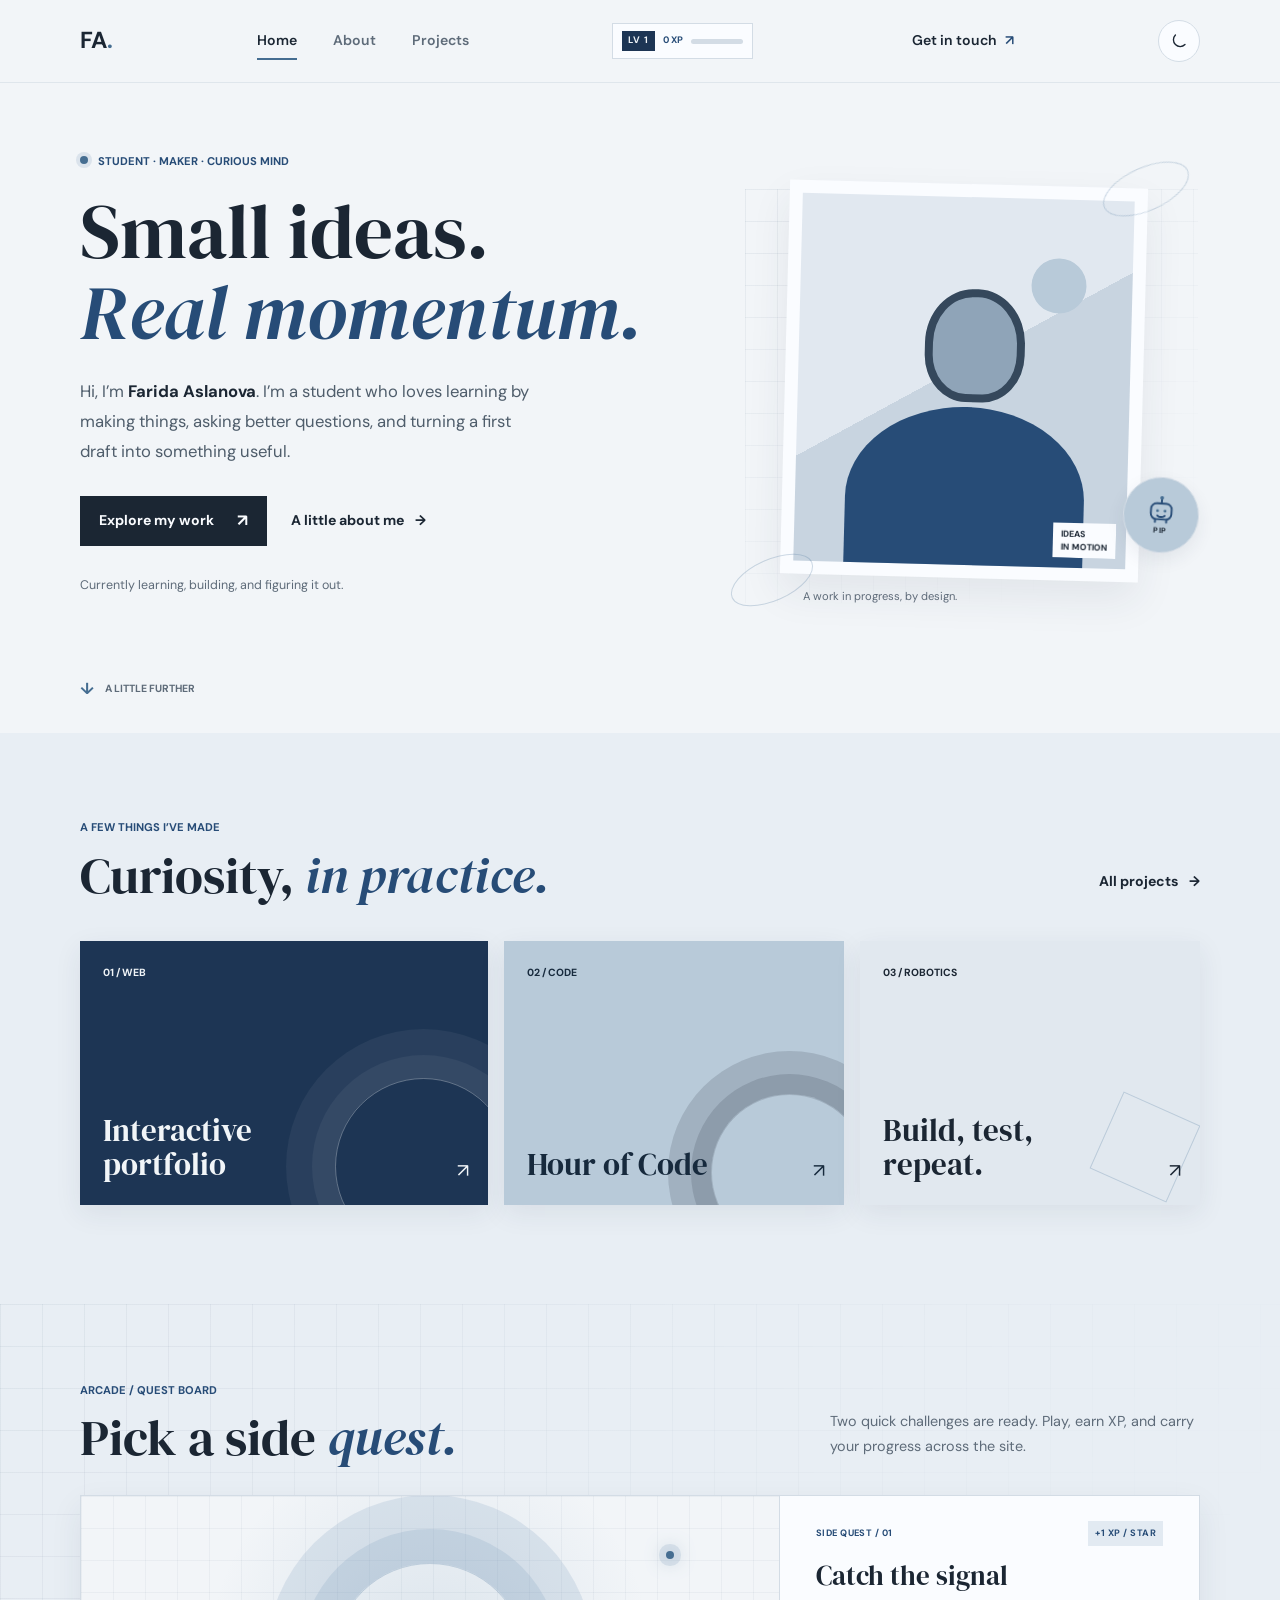
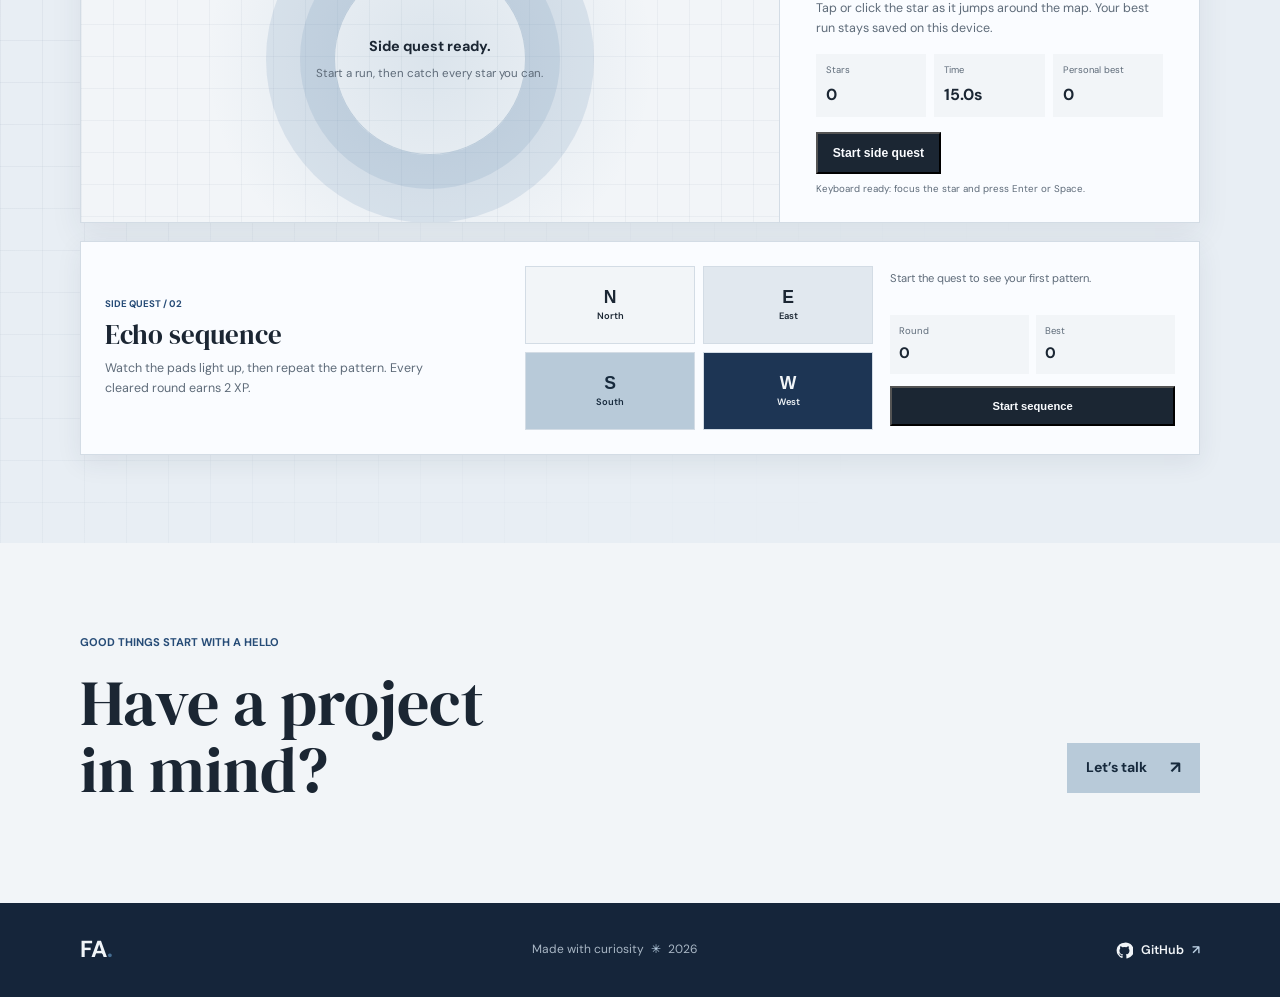
<file: index.html>
<!doctype html>
<html lang="en">
<head>
  <meta charset="utf-8">
  <meta name="viewport" content="width=device-width, initial-scale=1">
  <meta name="description" content="Farida Aslanova’s portfolio of learning, projects, and original mini-games.">
  <title>Farida Aslanova | Portfolio</title>
  <link rel="icon" type="image/svg+xml" href="favicon.svg">
  <script src="theme.js"></script>
  <link rel="preconnect" href="https://fonts.googleapis.com">
  <link rel="preconnect" href="https://fonts.gstatic.com" crossorigin>
  <link href="https://fonts.googleapis.com/css2?family=DM+Sans:wght@400;500;600;700&family=DM+Serif+Display&display=swap" rel="stylesheet">
  <link rel="stylesheet" href="styles.css">
  <script src="cursor.js" defer></script>
  <script src="scroll-reveal.js" defer></script>
  <script src="wheel-smoothing.js" defer></script>
  <script src="game-progress.js" defer></script>
  <script src="star-scout.js" defer></script>
  <script src="sequence-game.js" defer></script>
  <script src="home-interactions.js" defer></script>
</head>
<body>
  <header class="site-header">
    <nav class="nav shell" aria-label="Main navigation">
      <a class="wordmark" href="index.html" aria-label="Farida Aslanova home">FA<span>.</span></a>
      <div class="nav-links">
        <a class="nav-link is-current" href="index.html" aria-current="page">Home</a>
        <a class="nav-link" href="about.html">About</a>
        <a class="nav-link" href="projects.html">Projects</a>
      </div>
      <div class="game-hud" aria-label="Player progress">
        <span class="game-level">LV <output id="arcade-level">1</output></span>
        <span class="game-xp"><output id="arcade-xp">0</output> XP</span>
        <span class="game-progress-track" role="progressbar" aria-label="Progress to next level" aria-valuemin="0" aria-valuemax="100" aria-valuenow="0"><span id="arcade-progress"></span></span>
        <span class="visually-hidden" id="arcade-level-announcement" aria-live="polite"></span>
      </div>
      <a class="nav-contact" href="mailto:faridaslanova01@gmail.com">Get in touch <span aria-hidden="true">↗</span></a>
      <button class="theme-toggle" type="button" aria-label="Switch to dark mode" aria-pressed="false" title="Switch to dark mode">
        <span class="theme-toggle-icons" aria-hidden="true">
          <svg class="theme-icon-moon" viewBox="0 0 24 24"><path d="M20.2 15.9A8.3 8.3 0 0 1 8.1 3.8 8.4 8.4 0 1 0 20.2 15.9Z"/></svg>
          <svg class="theme-icon-sun" viewBox="0 0 24 24"><circle cx="12" cy="12" r="4"/><path d="M12 2v2m0 16v2M4.93 4.93l1.42 1.42m11.3 11.3 1.42 1.42M2 12h2m16 0h2M4.93 19.07l1.42-1.42m11.3-11.3 1.42-1.42"/></svg>
        </span>
      </button>
    </nav>
  </header>

  <main>
    <section class="hero shell">
      <div class="hero-copy">
        <p class="eyebrow"><span class="status-dot"></span> STUDENT · MAKER · CURIOUS MIND</p>
        <h1>Small ideas.<br><em>Real momentum.</em></h1>
        <p class="hero-intro">Hi, I’m <strong>Farida Aslanova</strong>. I’m a student who loves learning by making things, asking better questions, and turning a first draft into something useful.</p>
        <div class="hero-actions">
          <a class="button button-dark" href="projects.html">Explore my work <span aria-hidden="true">↗</span></a>
          <a class="text-link" href="about.html">A little about me <span aria-hidden="true">→</span></a>
        </div>
        <p class="hero-note">Currently learning, building, and figuring it out.</p>
        <div class="buddy-message" id="idea-buddy-message" role="status" aria-live="polite" hidden></div>
      </div>
      <div class="hero-visual">
        <div class="visual-grid" aria-hidden="true"></div>
        <div class="photo-frame">
          <div class="photo-placeholder" role="img" aria-label="Illustrated portrait of a curious maker">
            <span class="photo-sun" aria-hidden="true"></span>
            <span class="photo-head" aria-hidden="true"></span>
            <span class="photo-body" aria-hidden="true"></span>
            <span class="photo-label">IDEAS<br>IN MOTION</span>
          </div>
        </div>
        <div class="orbit orbit-one" aria-hidden="true"></div>
        <div class="orbit orbit-two" aria-hidden="true"></div>
        <button class="visual-sticker idea-buddy" id="idea-buddy" type="button" aria-label="Ask Pip for a creative nudge" aria-expanded="false" aria-controls="idea-buddy-message">
          <svg viewBox="0 0 32 32" aria-hidden="true">
            <path d="M16 4v4" />
            <circle class="buddy-antenna" cx="16" cy="3" r="2" />
            <rect x="5" y="9" width="22" height="17" rx="6" />
            <circle class="buddy-eye" cx="12" cy="17" r="1.5" />
            <circle class="buddy-eye" cx="20" cy="17" r="1.5" />
            <path d="M12 22q4 3 8 0M10 27v2m12-2v2" />
          </svg>
          <span class="idea-buddy-label">PIP</span>
        </button>
        <p class="visual-caption">A work in progress, by design.</p>
      </div>
      <a class="scroll-cue" href="#selected-work"><span aria-hidden="true">↓</span> A LITTLE FURTHER</a>
    </section>

    <section class="work-preview section-band" id="selected-work">
      <div class="shell">
        <div class="section-heading">
          <div>
            <p class="eyebrow">A FEW THINGS I’VE MADE</p>
            <h2>Curiosity, <em>in practice.</em></h2>
          </div>
          <a class="text-link" href="projects.html">All projects <span aria-hidden="true">→</span></a>
        </div>
        <div class="preview-grid">
          <a class="preview-item preview-web" href="projects.html#project-1">
            <span class="preview-number">01 / WEB</span>
            <span class="preview-title">Interactive<br>portfolio</span>
            <span class="preview-arrow" aria-hidden="true">↗</span>
          </a>
          <a class="preview-item preview-code" href="projects.html#hour-of-code">
            <span class="preview-number">02 / CODE</span>
            <span class="preview-title">Hour of Code</span>
            <span class="preview-arrow" aria-hidden="true">↗</span>
          </a>
          <a class="preview-item preview-robot" href="projects.html#robotics">
            <span class="preview-number">03 / ROBOTICS</span>
            <span class="preview-title">Build, test,<br>repeat.</span>
            <span class="preview-arrow" aria-hidden="true">↗</span>
          </a>
        </div>
      </div>
    </section>

    <section class="star-arcade" id="star-arcade" aria-labelledby="star-title">
      <div class="shell">
        <div class="arcade-heading">
          <div>
            <p class="eyebrow">ARCADE / QUEST BOARD</p>
            <h2 id="star-title">Pick a side <em>quest.</em></h2>
          </div>
          <p class="arcade-note">Two quick challenges are ready. Play, earn XP, and carry your progress across the site.</p>
        </div>
        <div class="star-game" id="star-game">
          <div class="star-game-arena" id="star-game-arena">
            <div class="star-signal" aria-hidden="true"></div>
            <button class="star-target" id="star-target" type="button" aria-label="Collect the star" disabled><span aria-hidden="true">✦</span></button>
            <div class="star-game-overlay" id="star-game-overlay" aria-live="polite">
              <strong id="star-message">Side quest ready.</strong>
              <span id="star-submessage">Start a run, then catch every star you can.</span>
            </div>
          </div>
          <aside class="star-game-panel">
            <div class="star-game-badges"><span>SIDE QUEST / 01</span><span>+1 XP / STAR</span></div>
            <h3>Catch the signal</h3>
            <p>Tap or click the star as it jumps around the map. Your best run stays saved on this device.</p>
            <div class="star-game-stats">
              <div><span>Stars</span><output id="star-score" aria-live="polite">0</output></div>
              <div><span>Time</span><output id="star-time">15.0s</output></div>
              <div><span>Personal best</span><output id="star-best">0</output></div>
            </div>
            <button class="button button-dark star-start" id="star-start" type="button">Start side quest</button>
            <p class="star-game-help">Keyboard ready: focus the star and press Enter or Space.</p>
          </aside>
        </div>
        <article class="sequence-quest" id="sequence-quest" aria-labelledby="sequence-title">
          <div class="sequence-intro">
            <p class="eyebrow">SIDE QUEST / 02</p>
            <h3 id="sequence-title">Echo sequence</h3>
            <p>Watch the pads light up, then repeat the pattern. Every cleared round earns 2 XP.</p>
          </div>
          <div class="sequence-layout">
            <div class="sequence-pads" id="sequence-pads" role="group" aria-label="Four sequence pads">
              <button class="sequence-pad pad-north" type="button" data-pad="north" aria-label="North pad" disabled><span aria-hidden="true">N</span><small>North</small></button>
              <button class="sequence-pad pad-east" type="button" data-pad="east" aria-label="East pad" disabled><span aria-hidden="true">E</span><small>East</small></button>
              <button class="sequence-pad pad-south" type="button" data-pad="south" aria-label="South pad" disabled><span aria-hidden="true">S</span><small>South</small></button>
              <button class="sequence-pad pad-west" type="button" data-pad="west" aria-label="West pad" disabled><span aria-hidden="true">W</span><small>West</small></button>
            </div>
            <div class="sequence-panel">
              <p class="sequence-status" id="sequence-status" role="status" aria-live="polite">Start the quest to see your first pattern.</p>
              <div class="sequence-stats">
                <div><span>Round</span><output id="sequence-round">0</output></div>
                <div><span>Best</span><output id="sequence-best">0</output></div>
              </div>
              <button class="button button-dark sequence-start" id="sequence-start" type="button">Start sequence</button>
            </div>
          </div>
        </article>
      </div>
    </section>

    <section class="next-step shell">
      <p class="eyebrow">GOOD THINGS START WITH A HELLO</p>
      <div class="next-step-row">
        <h2>Have a project<br>in mind?</h2>
        <a class="button button-accent" href="mailto:faridaslanova01@gmail.com">Let’s talk <span aria-hidden="true">↗</span></a>
      </div>
    </section>
  </main>

  <footer class="site-footer">
    <div class="shell footer-inner">
      <a class="wordmark footer-mark" href="index.html" aria-label="Farida Aslanova home">FA<span>.</span></a>
      <p>Made with curiosity <span aria-hidden="true">✳</span> <span id="year">2026</span></p>
      <a class="github-link" href="https://github.com/faridaslanova01/mygithub" target="_blank" rel="noreferrer" aria-label="Visit my GitHub repository">
        <svg viewBox="0 0 24 24" aria-hidden="true"><path d="M12 .9a11.1 11.1 0 0 0-3.51 21.63c.56.1.76-.24.76-.54v-2.1c-3.1.67-3.76-1.32-3.76-1.32-.5-1.29-1.24-1.63-1.24-1.63-1.02-.7.08-.69.08-.69 1.12.08 1.71 1.15 1.71 1.15 1 .1.75 2.4 3.19 1.71.1-.73.39-1.23.7-1.52-2.48-.28-5.09-1.24-5.09-5.52 0-1.22.44-2.21 1.15-2.99-.12-.28-.5-1.42.11-2.95 0 0 .94-.3 3.05 1.14a10.6 10.6 0 0 1 5.55 0c2.11-1.44 3.05-1.14 3.05-1.14.61 1.53.23 2.67.11 2.95.71.78 1.14 1.77 1.14 2.99 0 4.29-2.61 5.23-5.1 5.51.4.35.76 1.03.76 2.08v3.08c0 .3.2.65.77.54A11.1 11.1 0 0 0 12 .9Z"/></svg>
        <span>GitHub</span><span aria-hidden="true">↗</span>
      </a>
    </div>
  </footer>
</body>
</html>
</file>
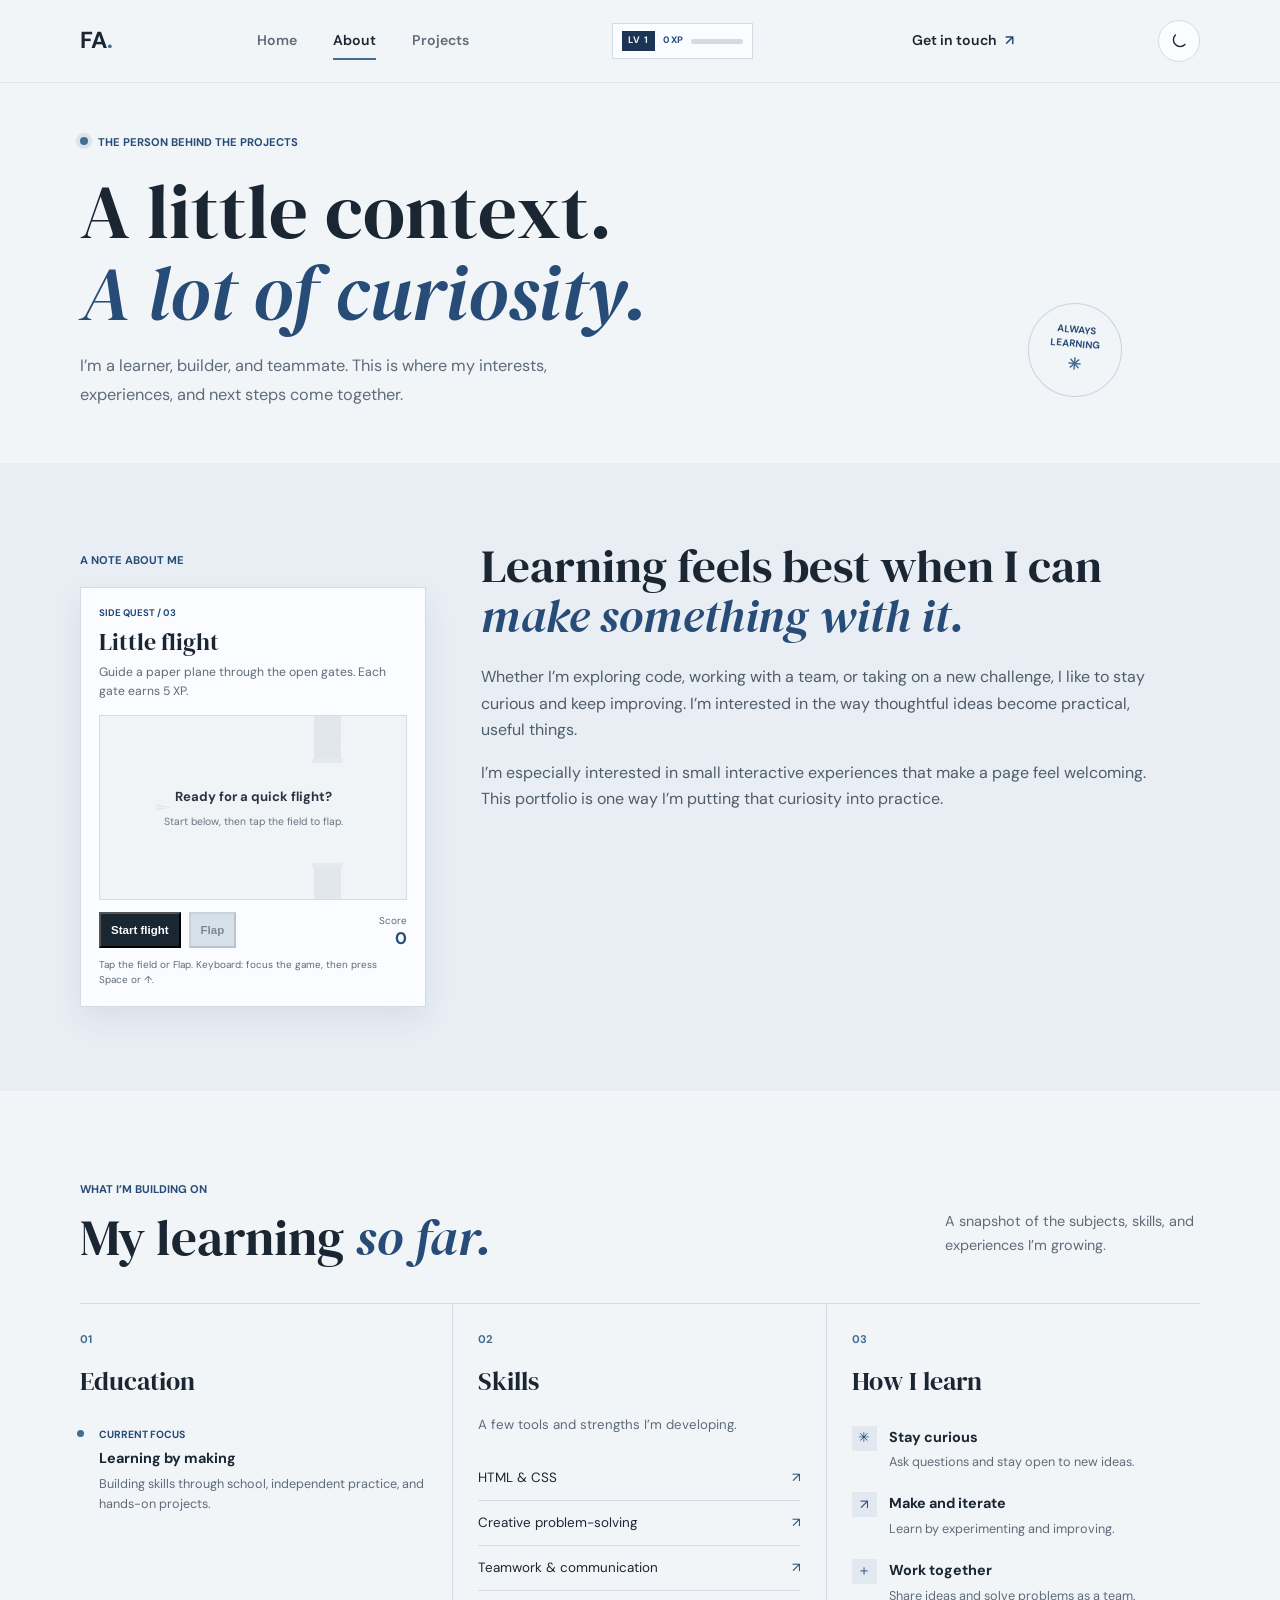
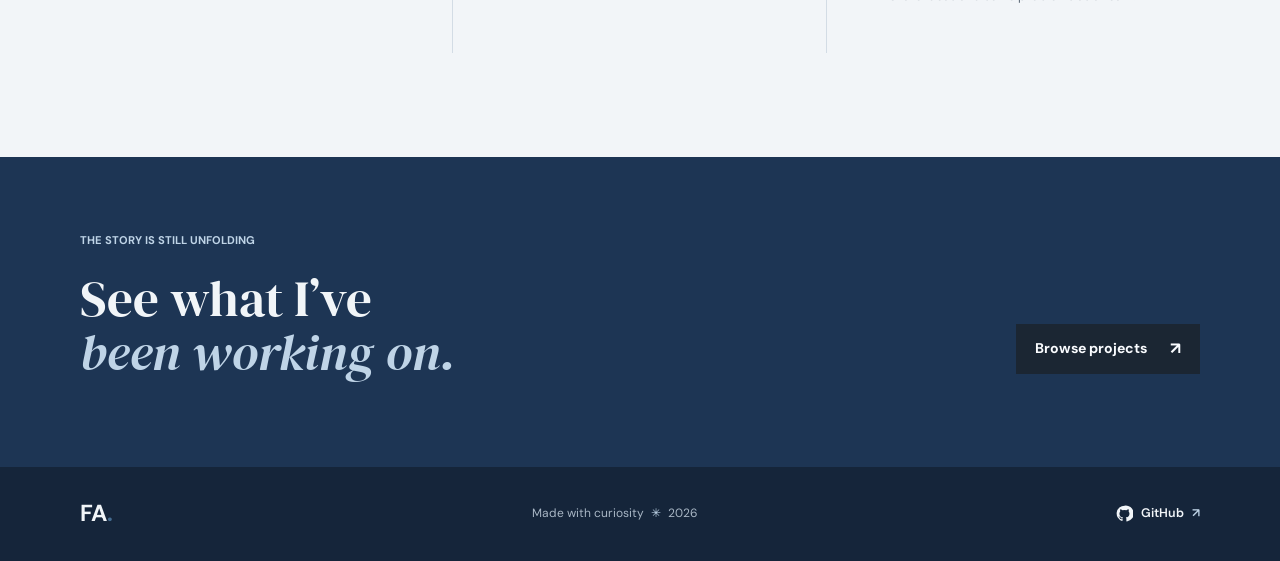
<file: about.html>
<!doctype html>
<html lang="en">
<head>
  <meta charset="utf-8">
  <meta name="viewport" content="width=device-width, initial-scale=1">
  <meta name="description" content="Farida Aslanova’s interests, developing skills, and approach to learning.">
  <title>About | Farida Aslanova</title>
  <link rel="icon" type="image/svg+xml" href="favicon.svg">
  <script src="theme.js"></script>
  <link rel="preconnect" href="https://fonts.googleapis.com">
  <link rel="preconnect" href="https://fonts.gstatic.com" crossorigin>
  <link href="https://fonts.googleapis.com/css2?family=DM+Sans:wght@400;500;600;700&family=DM+Serif+Display&display=swap" rel="stylesheet">
  <link rel="stylesheet" href="styles.css">
  <script src="cursor.js" defer></script>
  <script src="scroll-reveal.js" defer></script>
  <script src="wheel-smoothing.js" defer></script>
  <script src="game-progress.js" defer></script>
  <script src="about-game.js" defer></script>
</head>
<body>
  <header class="site-header">
    <nav class="nav shell" aria-label="Main navigation">
      <a class="wordmark" href="index.html" aria-label="Farida Aslanova home">FA<span>.</span></a>
      <div class="nav-links">
        <a class="nav-link" href="index.html">Home</a>
        <a class="nav-link is-current" href="about.html" aria-current="page">About</a>
        <a class="nav-link" href="projects.html">Projects</a>
      </div>
      <div class="game-hud" aria-label="Player progress">
        <span class="game-level">LV <output id="arcade-level">1</output></span>
        <span class="game-xp"><output id="arcade-xp">0</output> XP</span>
        <span class="game-progress-track" role="progressbar" aria-label="Progress to next level" aria-valuemin="0" aria-valuemax="100" aria-valuenow="0"><span id="arcade-progress"></span></span>
        <span class="visually-hidden" id="arcade-level-announcement" aria-live="polite"></span>
      </div>
      <a class="nav-contact" href="mailto:faridaslanova01@gmail.com">Get in touch <span aria-hidden="true">↗</span></a>
      <button class="theme-toggle" type="button" aria-label="Switch to dark mode" aria-pressed="false" title="Switch to dark mode">
        <span class="theme-toggle-icons" aria-hidden="true">
          <svg class="theme-icon-moon" viewBox="0 0 24 24"><path d="M20.2 15.9A8.3 8.3 0 0 1 8.1 3.8 8.4 8.4 0 1 0 20.2 15.9Z"/></svg>
          <svg class="theme-icon-sun" viewBox="0 0 24 24"><circle cx="12" cy="12" r="4"/><path d="M12 2v2m0 16v2M4.93 4.93l1.42 1.42m11.3 11.3 1.42 1.42M2 12h2m16 0h2M4.93 19.07l1.42-1.42m11.3-11.3 1.42-1.42"/></svg>
        </span>
      </button>
    </nav>
  </header>

  <main>
    <section class="page-intro shell">
      <p class="eyebrow"><span class="status-dot"></span> THE PERSON BEHIND THE PROJECTS</p>
      <h1>A little context.<br><em>A lot of curiosity.</em></h1>
      <p class="page-lede">I’m a learner, builder, and teammate. This is where my interests, experiences, and next steps come together.</p>
      <div class="about-stamp" aria-hidden="true">ALWAYS<br>LEARNING <span>✳</span></div>
    </section>

    <section class="about-story section-band">
      <div class="shell story-grid">
        <aside class="about-aside">
          <p class="eyebrow">A NOTE ABOUT ME</p>
          <section class="flight-card" aria-labelledby="flight-title">
            <p class="eyebrow">SIDE QUEST / 03</p>
            <h3 id="flight-title">Little flight</h3>
            <p class="flight-description">Guide a paper plane through the open gates. Each gate earns 5 XP.</p>
            <div class="flight-stage">
              <canvas
                id="flight-canvas"
                width="600"
                height="360"
                tabindex="0"
                role="img"
                aria-label="Interactive paper-plane game. Pass through the gates to score. Use Space or Arrow Up to flap."
                aria-describedby="flight-help"
              ></canvas>
              <div class="flight-overlay" id="flight-overlay" aria-live="polite">
                <strong id="flight-message">Ready for a quick flight?</strong>
                <span id="flight-submessage">Start below, then tap the field to flap.</span>
              </div>
            </div>
            <div class="flight-controls">
              <button class="button button-dark flight-start" id="flight-start" type="button">Start flight</button>
              <button class="button button-accent flight-flap" id="flight-flap" type="button" disabled>Flap</button>
              <div class="flight-score"><span>Score</span><output id="flight-score" aria-live="polite">0</output></div>
            </div>
            <p class="flight-help" id="flight-help">Tap the field or Flap. Keyboard: focus the game, then press Space or ↑.</p>
          </section>
        </aside>
        <div class="story-copy">
          <h2>Learning feels best when I can <em>make something with it.</em></h2>
          <p>Whether I’m exploring code, working with a team, or taking on a new challenge, I like to stay curious and keep improving. I’m interested in the way thoughtful ideas become practical, useful things.</p>
          <p>I’m especially interested in small interactive experiences that make a page feel welcoming. This portfolio is one way I’m putting that curiosity into practice.</p>
        </div>
      </div>
    </section>

    <section class="credentials shell">
      <div class="section-heading">
        <div>
          <p class="eyebrow">WHAT I’M BUILDING ON</p>
          <h2>My learning <em>so far.</em></h2>
        </div>
        <p class="section-aside">A snapshot of the subjects, skills, and experiences I’m growing.</p>
      </div>
      <div class="credentials-grid">
        <article class="credential-block education-block">
          <span class="block-index">01</span>
          <h3>Education</h3>
          <div class="timeline-entry">
            <span class="timeline-dot"></span>
            <p class="entry-date">CURRENT FOCUS</p>
            <h4>Learning by making</h4>
            <p>Building skills through school, independent practice, and hands-on projects.</p>
          </div>
        </article>
        <article class="credential-block skills-block">
          <span class="block-index">02</span>
          <h3>Skills</h3>
          <p class="block-lede">A few tools and strengths I’m developing.</p>
          <ul class="skill-list">
            <li><span>HTML &amp; CSS</span><span class="skill-mark">↗</span></li>
            <li><span>Creative problem-solving</span><span class="skill-mark">↗</span></li>
            <li><span>Teamwork &amp; communication</span><span class="skill-mark">↗</span></li>
          </ul>
        </article>
        <article class="credential-block experience-block">
          <span class="block-index">03</span>
          <h3>How I learn</h3>
          <div class="activity-entry">
            <span class="activity-icon" aria-hidden="true">✳</span>
            <div><h4>Stay curious</h4><p>Ask questions and stay open to new ideas.</p></div>
          </div>
          <div class="activity-entry">
            <span class="activity-icon" aria-hidden="true">↗</span>
            <div><h4>Make and iterate</h4><p>Learn by experimenting and improving.</p></div>
          </div>
          <div class="activity-entry">
            <span class="activity-icon" aria-hidden="true">＋</span>
            <div><h4>Work together</h4><p>Share ideas and solve problems as a team.</p></div>
          </div>
        </article>
      </div>
    </section>

    <section class="about-cta">
      <div class="shell about-cta-inner">
        <p class="eyebrow">THE STORY IS STILL UNFOLDING</p>
        <h2>See what I’ve<br><em>been working on.</em></h2>
        <a class="button button-dark" href="projects.html">Browse projects <span aria-hidden="true">↗</span></a>
      </div>
    </section>
  </main>

  <footer class="site-footer">
    <div class="shell footer-inner">
      <a class="wordmark footer-mark" href="index.html" aria-label="Farida Aslanova home">FA<span>.</span></a>
      <p>Made with curiosity <span aria-hidden="true">✳</span> <span id="year">2026</span></p>
      <a class="github-link" href="https://github.com/faridaslanova01/mygithub" target="_blank" rel="noreferrer" aria-label="Visit my GitHub repository">
        <svg viewBox="0 0 24 24" aria-hidden="true"><path d="M12 .9a11.1 11.1 0 0 0-3.51 21.63c.56.1.76-.24.76-.54v-2.1c-3.1.67-3.76-1.32-3.76-1.32-.5-1.29-1.24-1.63-1.24-1.63-1.02-.7.08-.69.08-.69 1.12.08 1.71 1.15 1.71 1.15 1 .1.75 2.4 3.19 1.71.1-.73.39-1.23.7-1.52-2.48-.28-5.09-1.24-5.09-5.52 0-1.22.44-2.21 1.15-2.99-.12-.28-.5-1.42.11-2.95 0 0 .94-.3 3.05 1.14a10.6 10.6 0 0 1 5.55 0c2.11-1.44 3.05-1.14 3.05-1.14.61 1.53.23 2.67.11 2.95.71.78 1.14 1.77 1.14 2.99 0 4.29-2.61 5.23-5.1 5.51.4.35.76 1.03.76 2.08v3.08c0 .3.2.65.77.54A11.1 11.1 0 0 0 12 .9Z"/></svg>
        <span>GitHub</span><span aria-hidden="true">↗</span>
      </a>
    </div>
  </footer>
</body>
</html>
</file>
<file: styles.css>
:root {
  color-scheme: light;
  --ink: #1b2633;
  --muted: #5e6b79;
  --paper: #f2f5f8;
  --white: #fafcff;
  --line: #d3dce5;
  --brand: #274c77;
  --accent: #456d91;
  --accent-on-dark: #bfd4e7;
  --accent-soft: #b8cad9;
  --accent-ink: #172a3d;
  --stone: #e1e8ef;
  --brand-deep: #1d3554;
  --band: #e8eef4;
  --muted-strong: #4f5d6b;
  --header-line: #d3dce599;
  --accent-glow: #668eaf2a;
  --grid-line: #29486610;
  --photo-sky: #e1e8f0;
  --photo-ground: #c8d4e0;
  --photo-outline: #35485c;
  --photo-skin: #8fa4b8;
  --orbit-line: #547b9e45;
  --ornament-ink: #1b263326;
  --timeline-line: #aebdcc;
  --activity-bg: #e1e8ef;
  --shadow: #20344914;
  --footer-bg: #15253a;
  --footer-ink: #f1f5f8;
  --footer-muted: #a9b7c5;
  --cursor-wash: #668eaf24;
  --serif: "DM Serif Display", Georgia, serif;
  --sans: "DM Sans", "Segoe UI", sans-serif;
}

:root[data-theme="dark"] {
  color-scheme: dark;
  --ink: #e8eef4;
  --muted: #aab8c6;
  --paper: #131b25;
  --white: #1c2733;
  --line: #344353;
  --brand: #a8c4de;
  --accent: #9dbbd6;
  --accent-on-dark: #c5d9eb;
  --accent-soft: #547493;
  --accent-ink: #f2f6fa;
  --stone: #273442;
  --brand-deep: #0e1a28;
  --band: #182330;
  --muted-strong: #ccd6e0;
  --header-line: #36465799;
  --accent-glow: #85a9c82b;
  --grid-line: #a8c4de12;
  --photo-sky: #273744;
  --photo-ground: #4b6378;
  --photo-outline: #17232f;
  --photo-skin: #8299ad;
  --orbit-line: #85a9c850;
  --ornament-ink: #e8eef427;
  --timeline-line: #566879;
  --activity-bg: #263442;
  --shadow: #00000042;
  --footer-bg: #0b1118;
  --footer-ink: #e8eef4;
  --footer-muted: #9eacba;
  --cursor-wash: #85a9c825;
}

* { box-sizing: border-box; }
html { scroll-behavior: smooth; }
html.is-wheel-smoothing { scroll-behavior: auto !important; }
body {
  margin: 0;
  color: var(--ink);
  background-color: var(--paper);
  font-family: var(--sans);
  font-size: 16px;
  line-height: 1.65;
}
a { color: inherit; text-decoration: none; }
a:focus-visible, button:focus-visible { outline: 2px solid var(--accent); outline-offset: 4px; }
img { display: block; max-width: 100%; }
.shell { width: min(1120px, calc(100% - 64px)); margin-inline: auto; }

.site-header { position: relative; z-index: 2; border-bottom: 1px solid var(--header-line); }
.nav { min-height: 82px; display: flex; align-items: center; justify-content: space-between; gap: 28px; }
.visually-hidden { position: absolute; width: 1px; height: 1px; overflow: hidden; clip: rect(0, 0, 0, 0); white-space: nowrap; clip-path: inset(50%); }
.wordmark { font-size: 1.45rem; line-height: 1; font-weight: 700; letter-spacing: 0; }
.wordmark span { color: var(--accent); }
.nav-links { display: flex; align-items: center; gap: 36px; }
.game-hud { display: flex; align-items: center; gap: 8px; padding: 7px 9px; border: 1px solid var(--line); background: var(--white); font-size: .59rem; font-weight: 700; line-height: 1; white-space: nowrap; }
.game-level { display: inline-flex; align-items: center; gap: 4px; padding: 5px 6px; color: var(--footer-ink); background: var(--brand-deep); letter-spacing: .04em; }
.game-xp { color: var(--brand); }
.game-progress-track { width: 52px; height: 5px; overflow: hidden; border-radius: 5px; background: var(--line); }
.game-progress-track > span { display: block; width: 0; height: 100%; border-radius: inherit; background: var(--accent); transition: width .4s cubic-bezier(.22, 1, .36, 1); }
.nav-link, .nav-contact { font-size: .88rem; font-weight: 600; }
.nav-link { position: relative; color: var(--muted); transition: color .2s ease; }
.nav-link::after { position: absolute; right: 0; bottom: -7px; left: 0; height: 2px; content: ""; background: var(--accent); transform: scaleX(0); transform-origin: left; transition: transform .25s ease; }
.nav-link:hover, .nav-link.is-current { color: var(--ink); }
.nav-link:hover::after, .nav-link.is-current::after { transform: scaleX(1); }
.nav-contact { padding: 10px 0 10px 16px; transition: color .2s ease; }
.nav-contact:hover { color: var(--brand); }
.nav-contact span { margin-left: 5px; color: var(--brand); transition: transform .2s ease; }
.nav-contact:hover span { display: inline-block; transform: translate(2px, -2px); }
.theme-toggle {
  width: 42px;
  height: 42px;
  display: grid;
  flex: 0 0 42px;
  place-items: center;
  padding: 0;
  border: 1px solid var(--line);
  border-radius: 50%;
  color: var(--ink);
  background: var(--white);
  cursor: pointer;
  transition: color .3s ease, background-color .3s ease, border-color .3s ease, transform .3s cubic-bezier(.2, .8, .2, 1), box-shadow .3s ease;
}
.theme-toggle:hover { transform: translateY(-2px) rotate(-8deg); border-color: var(--accent); box-shadow: 0 6px 16px var(--shadow); }
.theme-toggle:active { transform: scale(.9); }
.theme-toggle-icons { position: relative; width: 19px; height: 19px; }
.theme-toggle-icons svg { position: absolute; inset: 0; width: 100%; height: 100%; fill: none; stroke: currentColor; stroke-linecap: round; stroke-linejoin: round; stroke-width: 1.7; transition: opacity .3s ease, transform .45s cubic-bezier(.2, .8, .2, 1); }
.theme-icon-sun { opacity: 0; transform: rotate(-90deg) scale(.55); }
:root[data-theme="dark"] .theme-icon-moon { opacity: 0; transform: rotate(90deg) scale(.55); }
:root[data-theme="dark"] .theme-icon-sun { opacity: 1; transform: rotate(0) scale(1); }

.hero { position: relative; min-height: 650px; display: grid; grid-template-columns: 1.03fr .97fr; align-items: center; padding-top: 40px; padding-bottom: 88px; }
.hero-copy { position: relative; z-index: 1; padding-bottom: 20px; animation: rise-in .7s both; }
.eyebrow { margin: 0 0 21px; color: var(--brand); font-size: .7rem; font-weight: 700; letter-spacing: 0; line-height: 1.5; }
.status-dot { display: inline-block; width: 8px; height: 8px; margin-right: 7px; border-radius: 50%; background: var(--accent); vertical-align: 1px; box-shadow: 0 0 0 4px var(--accent-glow); }
h1, h2, h3, h4, p { margin-top: 0; }
h1, h2 { font-family: var(--serif); font-weight: 400; letter-spacing: 0; line-height: 1.05; }
h1 { margin-bottom: 25px; font-size: clamp(3.35rem, 6vw, 5.8rem); }
h1 em, h2 em { color: var(--brand); font-weight: 400; }
.hero-intro { max-width: 460px; margin-bottom: 29px; color: var(--muted-strong); font-size: 1.04rem; line-height: 1.8; }
.hero-intro strong { color: var(--ink); font-weight: 700; }
.hero-actions { display: flex; align-items: center; flex-wrap: wrap; gap: 24px; }
.button { min-height: 50px; display: inline-flex; align-items: center; justify-content: center; gap: 23px; padding: 0 19px; font-size: .88rem; font-weight: 700; transform-origin: center; transition: transform .28s cubic-bezier(.2, .8, .2, 1), box-shadow .28s ease, background-color .28s ease; }
.button:hover { transform: translateY(-3px) scale(1.015); box-shadow: 0 10px 22px var(--shadow), 0 3px 0 var(--shadow); }
.button:active { transform: translateY(0) scale(.98); box-shadow: 0 2px 5px var(--shadow); }
.button span { transition: transform .25s ease; }
.button:hover span { transform: translate(2px, -2px); }
.button-dark { color: var(--white); background: var(--ink); }
.button-dark span, .button-accent span { font-size: 1.05rem; }
.button-accent { color: var(--accent-ink); background: var(--accent-soft); }
.text-link { display: inline-flex; align-items: center; gap: 11px; color: var(--ink); font-size: .88rem; font-weight: 700; transition: color .2s ease; }
.text-link:hover { color: var(--brand); }
.text-link span, .project-link span { transition: transform .2s ease; }
.text-link:hover span, .project-link:hover span { transform: translateX(4px); }
.hero-note { margin: 29px 0 0; color: var(--muted); font-size: .78rem; }
.hero-visual { position: relative; width: 100%; max-width: 480px; height: 450px; justify-self: end; animation: rise-in .8s .12s both; }
.visual-grid { position: absolute; inset: 30px 2px 6px 25px; background-image: linear-gradient(var(--grid-line) 1px, transparent 1px), linear-gradient(90deg, var(--grid-line) 1px, transparent 1px); background-size: 32px 32px; mask-image: linear-gradient(145deg, #000 10%, transparent 90%); }
.photo-frame { position: absolute; inset: 25px 57px 31px 65px; padding: 13px; background: var(--white); box-shadow: 0 18px 40px var(--shadow); transform: rotate(1.5deg); transition: transform .6s cubic-bezier(.22, 1, .36, 1), box-shadow .6s ease; }
.hero-visual:hover .photo-frame { transform: rotate(0) translateY(-3px); box-shadow: 0 24px 48px var(--shadow); }
.photo-placeholder { position: relative; width: 100%; height: 100%; overflow: hidden; background: linear-gradient(150deg, var(--photo-sky) 0%, var(--photo-sky) 47%, var(--photo-ground) 47%, var(--photo-ground) 100%); }
.photo-sun { position: absolute; top: 16%; right: 14%; width: 55px; aspect-ratio: 1; border-radius: 50%; background: var(--accent-soft); }
.photo-head { position: absolute; z-index: 1; top: 25%; left: 38%; width: 30%; aspect-ratio: .88; border: 8px solid var(--photo-outline); border-radius: 48% 48% 42% 42%; background: var(--photo-skin); }
.photo-body { position: absolute; bottom: -7%; left: 15%; width: 72%; height: 50%; border-radius: 50% 50% 0 0; background: var(--brand); }
.photo-label { position: absolute; z-index: 2; right: 10px; bottom: 10px; padding: 5px 8px; color: var(--ink); background: var(--white); font-size: .55rem; font-weight: 700; line-height: 1.4; }
.orbit { position: absolute; border: 1px solid var(--orbit-line); border-radius: 50%; transform: rotate(-24deg); }
.orbit-one { top: 8px; right: 8px; width: 92px; height: 44px; }
.orbit-two { bottom: 8px; left: 8px; width: 88px; height: 42px; }
.visual-sticker { position: absolute; right: 1px; bottom: 56px; z-index: 1; width: 76px; aspect-ratio: 1; display: flex; flex-direction: column; align-items: center; justify-content: center; gap: 2px; padding: 7px; border: 1px solid var(--line); border-radius: 50%; color: var(--accent-ink); background: var(--accent-soft); box-shadow: 0 7px 18px var(--shadow); cursor: pointer; font-family: var(--sans); transform: rotate(4deg); transition: transform .55s cubic-bezier(.22, 1, .36, 1), box-shadow .35s ease; }
.idea-buddy:hover, .idea-buddy[aria-expanded="true"] { transform: rotate(0) scale(1.04); box-shadow: 0 10px 24px var(--shadow); }
.idea-buddy svg { width: 30px; height: 30px; fill: none; stroke: var(--brand); stroke-linecap: round; stroke-linejoin: round; stroke-width: 2; transition: transform .35s cubic-bezier(.22, 1, .36, 1); }
.idea-buddy .buddy-antenna, .idea-buddy .buddy-eye { fill: var(--accent); stroke: none; }
.idea-buddy[aria-expanded="true"] svg { transform: translateY(-2px) rotate(-5deg); }
.idea-buddy-label { color: var(--ink); font-size: .48rem; font-weight: 700; letter-spacing: .08em; line-height: 1; }
.hero-copy .buddy-message { max-width: 330px; margin-top: 14px; padding: 10px 13px; border-left: 2px solid var(--accent); color: var(--muted-strong); background: var(--white); box-shadow: 0 7px 18px var(--shadow); font-size: .72rem; line-height: 1.5; }
.buddy-message[hidden] { display: none; }
.visual-caption { position: absolute; bottom: 4px; left: 83px; margin: 0; color: var(--muted); font-size: .7rem; }
.scroll-cue { position: absolute; bottom: 31px; left: 0; display: flex; align-items: center; gap: 11px; color: var(--muted); font-size: .65rem; font-weight: 700; }
.scroll-cue span, .intro-jump span { color: var(--accent); font-size: 1rem; }

.section-band { background: var(--band); }
.work-preview { padding: 86px 0 99px; }
.section-heading { display: flex; align-items: end; justify-content: space-between; gap: 32px; margin-bottom: 38px; }
.section-heading .eyebrow { margin-bottom: 13px; }
h2 { margin-bottom: 0; font-size: clamp(2.4rem, 4vw, 3.8rem); }
.section-heading > .text-link { margin-bottom: 9px; }
.preview-grid { display: grid; grid-template-columns: 1.2fr 1fr 1fr; gap: 16px; }
.preview-item { position: relative; min-height: 264px; display: flex; flex-direction: column; justify-content: space-between; overflow: hidden; padding: 23px; box-shadow: 0 8px 26px var(--shadow); transition: transform .55s cubic-bezier(.22, 1, .36, 1), box-shadow .55s cubic-bezier(.22, 1, .36, 1); }
.preview-item:hover { transform: translateY(-3px); box-shadow: 0 16px 36px var(--shadow); }
.preview-web { color: var(--footer-ink); background: var(--brand-deep); }
.preview-web::after { position: absolute; right: -24px; bottom: -50px; width: 175px; height: 175px; border: 1px solid #ffffff50; border-radius: 50%; content: ""; box-shadow: 0 0 0 23px #ffffff0d, 0 0 0 49px #ffffff0d; }
.preview-code { color: var(--accent-ink); background: var(--accent-soft); }
.preview-code::after { position: absolute; right: -24px; bottom: -46px; width: 155px; height: 155px; border: 1px solid var(--ornament-ink); border-radius: 50%; content: ""; box-shadow: 0 0 0 20px var(--ornament-ink), 0 0 0 43px var(--ornament-ink); }
.preview-robot { color: var(--ink); background: var(--stone); }
.preview-robot::after { position: absolute; right: 13px; bottom: 16px; width: 82px; height: 82px; border: 1px solid var(--orbit-line); content: ""; transform: rotate(24deg); }
.preview-number { position: relative; z-index: 1; font-size: .65rem; font-weight: 700; }
.preview-title { position: relative; z-index: 1; font-family: var(--serif); font-size: 1.95rem; line-height: 1.08; }
.preview-arrow { position: absolute; right: 19px; bottom: 18px; z-index: 1; font-size: 1.2rem; }
.next-step { padding-top: 91px; padding-bottom: 100px; }
.next-step .eyebrow { margin-bottom: 18px; }
.next-step-row { display: flex; align-items: end; justify-content: space-between; gap: 32px; }
.next-step h2 { font-size: clamp(2.8rem, 5vw, 4.8rem); }
.next-step .button { margin-bottom: 10px; }

.star-arcade { position: relative; overflow: hidden; padding: 78px 0 88px; background: var(--band); }
.star-arcade::before { position: absolute; inset: 0; background-image: linear-gradient(var(--grid-line) 1px, transparent 1px), linear-gradient(90deg, var(--grid-line) 1px, transparent 1px); background-size: 42px 42px; content: ""; mask-image: linear-gradient(125deg, #000 0%, transparent 76%); pointer-events: none; }
.star-arcade > .shell { position: relative; z-index: 1; }
.star-game { display: grid; grid-template-columns: minmax(0, 1.25fr) minmax(280px, .75fr); min-height: 310px; border: 1px solid var(--line); background: var(--white); box-shadow: 0 12px 30px var(--shadow); }
.star-game-arena { position: relative; min-height: 310px; overflow: hidden; border-right: 1px solid var(--line); background: radial-gradient(circle at 50% 50%, var(--accent-glow), transparent 58%), var(--paper); }
.star-game-arena::before { position: absolute; inset: 0; background-image: linear-gradient(var(--grid-line) 1px, transparent 1px), linear-gradient(90deg, var(--grid-line) 1px, transparent 1px); background-size: 32px 32px; content: ""; opacity: .8; }
.star-game-arena::after { position: absolute; top: 50%; left: 50%; width: 190px; aspect-ratio: 1; border: 1px solid var(--orbit-line); border-radius: 50%; content: ""; box-shadow: 0 0 0 34px var(--accent-glow), 0 0 0 68px var(--accent-glow); transform: translate(-50%, -50%); pointer-events: none; }
.star-signal { position: absolute; top: 17%; right: 15%; width: 8px; height: 8px; border-radius: 50%; background: var(--accent); box-shadow: 0 0 0 7px var(--accent-glow), 0 0 20px var(--accent); }
.star-target { position: absolute; z-index: 2; top: 50%; left: 50%; width: 56px; aspect-ratio: 1; display: grid; place-items: center; padding: 0; border: 1px solid var(--accent); border-radius: 50%; color: var(--accent-ink); background: var(--accent-soft); box-shadow: 0 0 0 7px var(--accent-glow), 0 8px 20px var(--shadow); cursor: pointer; font-size: 1.55rem; transform: translate(-50%, -50%) scale(.65); visibility: hidden; transition: left .18s cubic-bezier(.22, 1, .36, 1), top .18s cubic-bezier(.22, 1, .36, 1), transform .18s cubic-bezier(.22, 1, .36, 1), box-shadow .18s ease, visibility .18s; }
.star-target:hover { box-shadow: 0 0 0 11px var(--accent-glow), 0 10px 24px var(--shadow); transform: translate(-50%, -50%) scale(1.08); }
.star-target:active { transform: translate(-50%, -50%) scale(.92); }
.star-game.is-active .star-target { visibility: visible; transform: translate(-50%, -50%) scale(1); animation: star-pulse 1.2s ease-in-out infinite alternate; }
.star-game-overlay { position: absolute; z-index: 1; inset: 0; display: flex; flex-direction: column; align-items: center; justify-content: center; gap: 6px; padding: 20px; text-align: center; pointer-events: none; transition: opacity .25s ease, transform .25s ease; }
.star-game.is-active .star-game-overlay { opacity: 0; transform: translateY(6px); }
.star-game-overlay strong { color: var(--ink); font-size: .9rem; }
.star-game-overlay span { max-width: 260px; color: var(--muted); font-size: .72rem; }
.star-game-panel { display: flex; flex-direction: column; align-items: flex-start; justify-content: center; gap: 15px; padding: 25px clamp(20px, 3vw, 36px); }
.star-game-badges { width: 100%; display: flex; align-items: center; justify-content: space-between; gap: 10px; color: var(--brand); font-size: .58rem; font-weight: 700; letter-spacing: .05em; }
.star-game-badges span:last-child { padding: 5px 7px; background: var(--accent-glow); }
.star-game-panel h3 { margin: 0; font-family: var(--serif); font-size: 1.7rem; font-weight: 400; line-height: 1.1; }
.star-game-panel > p:not(.star-game-help) { max-width: 360px; margin: -7px 0 0; color: var(--muted); font-size: .78rem; line-height: 1.6; }
.star-game-stats { width: 100%; display: grid; grid-template-columns: repeat(3, 1fr); gap: 8px; }
.star-game-stats > div { min-width: 0; padding: 9px 10px; color: var(--muted); background: var(--paper); font-size: .59rem; }
.star-game-stats output { display: block; margin-top: 3px; color: var(--ink); font-size: 1rem; font-weight: 700; }
.star-start { min-height: 42px; gap: 12px; padding-inline: 15px; font-size: .76rem; }
.star-game-help { margin: -7px 0 0; color: var(--muted); font-size: .61rem; line-height: 1.5; }
.star-game.is-active .star-start { background: var(--accent-soft); color: var(--accent-ink); }
.sequence-quest { display: grid; grid-template-columns: minmax(0, .75fr) minmax(0, 1.25fr); align-items: center; gap: 30px; margin-top: 18px; padding: 24px; border: 1px solid var(--line); background: var(--white); box-shadow: 0 8px 24px var(--shadow); }
.sequence-intro .eyebrow { margin-bottom: 8px; font-size: .6rem; }
.sequence-intro h3, .codebreaker-intro h3 { margin-bottom: 9px; font-family: var(--serif); font-size: 1.7rem; font-weight: 400; line-height: 1.1; }
.sequence-intro > p:last-child, .codebreaker-intro > p:last-child { max-width: 360px; margin: 0; color: var(--muted); font-size: .78rem; line-height: 1.6; }
.sequence-layout { display: grid; grid-template-columns: minmax(0, 1.1fr) minmax(155px, .9fr); align-items: center; gap: 17px; }
.sequence-pads { display: grid; grid-template-columns: repeat(2, minmax(0, 1fr)); gap: 8px; }
.sequence-pad { min-width: 0; min-height: 78px; display: flex; flex-direction: column; align-items: center; justify-content: center; gap: 2px; padding: 8px; border: 1px solid var(--line); cursor: pointer; transition: transform .18s ease, box-shadow .18s ease, filter .18s ease; }
.sequence-pad:disabled { cursor: wait; opacity: 1; }
.sequence-pad:hover:not(:disabled) { transform: translateY(-2px); }
.sequence-pad > span { font-size: 1.1rem; font-weight: 700; line-height: 1.1; }
.sequence-pad small { font: 600 .58rem var(--sans); }
.pad-north { color: var(--ink); background: var(--paper); }
.pad-east { color: var(--ink); background: var(--stone); }
.pad-south { color: var(--accent-ink); background: var(--accent-soft); }
.pad-west { color: var(--footer-ink); background: var(--brand-deep); }
.sequence-pad.is-lit { filter: brightness(1.12); transform: scale(.97); box-shadow: 0 0 0 4px var(--accent-glow), inset 0 0 0 2px var(--white); }
.sequence-panel { display: grid; align-content: center; gap: 12px; }
.sequence-status { min-height: 3em; margin: 0; color: var(--muted); font-size: .7rem; line-height: 1.5; }
.sequence-stats { display: grid; grid-template-columns: repeat(2, minmax(0, 1fr)); gap: 7px; }
.sequence-stats > div { padding: 8px 9px; color: var(--muted); background: var(--paper); font-size: .6rem; }
.sequence-stats output { display: block; margin-top: 2px; color: var(--ink); font-size: .95rem; font-weight: 700; }
.sequence-start { min-height: 40px; width: 100%; gap: 8px; padding-inline: 12px; font-size: .7rem; }
.sequence-quest.is-over .sequence-status { color: var(--brand); }

.page-intro { position: relative; min-height: 380px; display: flex; flex-direction: column; justify-content: center; padding-top: 49px; padding-bottom: 52px; }
.page-intro h1 { margin-bottom: 18px; font-size: clamp(3.4rem, 6vw, 5.2rem); }
.page-lede { max-width: 530px; margin-bottom: 0; color: var(--muted); font-size: 1.02rem; line-height: 1.8; }
.about-stamp { position: absolute; right: 7%; bottom: 66px; display: grid; width: 94px; aspect-ratio: 1; place-content: center; border: 1px solid var(--orbit-line); border-radius: 50%; color: var(--brand); font-size: .61rem; font-weight: 700; line-height: 1.4; text-align: center; transform: rotate(5deg); }
.about-stamp span { margin-top: 4px; color: var(--accent); font-size: 1rem; }
@media (max-width: 900px) {
  .about-stamp { position: static; align-self: flex-end; width: 88px; margin-top: 20px; font-size: .58rem; }
}
.about-story { padding: 78px 0 84px; }
.story-grid { display: grid; grid-template-columns: .65fr 1.35fr; align-items: start; gap: 55px; }
.about-aside { min-width: 0; }
.about-aside > .eyebrow { margin-top: 11px; margin-bottom: 18px; }
.story-grid h2 { max-width: 670px; margin-bottom: 24px; font-size: clamp(2.2rem, 3.7vw, 3.5rem); }
.story-copy p { max-width: 690px; color: var(--muted-strong); }
.flight-card { padding: 18px; border: 1px solid var(--line); background: var(--white); box-shadow: 0 12px 28px var(--shadow); }
.flight-card > .eyebrow { margin-bottom: 8px; font-size: .6rem; }
.flight-card h3 { margin-bottom: 7px; font-family: var(--serif); font-size: 1.5rem; font-weight: 400; line-height: 1.15; }
.flight-description { margin-bottom: 15px; color: var(--muted); font-size: .76rem; line-height: 1.55; }
.flight-stage { position: relative; overflow: hidden; aspect-ratio: 5 / 3; border: 1px solid var(--line); background: var(--band); }
.flight-stage canvas { display: block; width: 100%; height: 100%; cursor: pointer; touch-action: none; }
.flight-stage canvas:focus-visible { outline: 2px solid var(--accent); outline-offset: -4px; }
.flight-overlay { position: absolute; inset: 0; display: flex; flex-direction: column; align-items: center; justify-content: center; gap: 5px; padding: 16px; background: var(--paper); opacity: .92; pointer-events: none; text-align: center; }
.flight-overlay[hidden] { display: none; }
.flight-overlay strong { color: var(--ink); font-size: .82rem; }
.flight-overlay span { color: var(--muted); font-size: .65rem; }
.flight-controls { display: grid; grid-template-columns: auto auto 1fr; align-items: center; gap: 8px; margin-top: 12px; }
.flight-controls .button { min-height: 36px; gap: 8px; padding-inline: 10px; font-size: .72rem; white-space: nowrap; }
.flight-controls .button:hover { transform: translateY(-1px); box-shadow: 0 5px 12px var(--shadow); }
.flight-flap:disabled { cursor: not-allowed; opacity: .55; }
.flight-score { margin-left: auto; color: var(--muted); font-size: .62rem; text-align: right; }
.flight-score output { display: block; color: var(--brand); font-size: 1.05rem; font-weight: 700; line-height: 1.1; }
.flight-help { margin: 10px 0 0; color: var(--muted); font-size: .62rem; line-height: 1.5; }
@media (max-width: 900px) {
  .story-grid { grid-template-columns: 1fr; gap: 28px; }
  .about-aside { order: 2; }
  .story-copy { order: 1; }
}
.credentials { padding-top: 90px; padding-bottom: 104px; }
.section-aside { max-width: 255px; margin-bottom: 7px; color: var(--muted); font-size: .9rem; }
.credentials-grid { display: grid; grid-template-columns: 1fr 1fr 1fr; border-top: 1px solid var(--line); }
.credential-block { position: relative; min-height: 340px; padding: 26px 26px 28px 0; border-right: 1px solid var(--line); }
.credential-block + .credential-block { padding-left: 25px; }
.credential-block:last-child { padding-right: 0; border-right: 0; }
.block-index { display: block; margin-bottom: 12px; color: var(--accent); font-size: .7rem; font-weight: 700; }
.credential-block h3 { margin-bottom: 22px; font-family: var(--serif); font-size: 1.65rem; font-weight: 400; }
.timeline-entry { position: relative; padding: 0 0 19px 18px; border-left: 1px solid var(--timeline-line); }
.timeline-entry:last-child { padding-bottom: 0; border-color: transparent; }
.timeline-dot { position: absolute; top: 4px; left: -4px; width: 7px; height: 7px; border-radius: 50%; background: var(--accent); }
.entry-date { margin-bottom: 4px; color: var(--brand); font-size: .65rem; font-weight: 700; }
.timeline-entry h4, .activity-entry h4 { margin-bottom: 3px; font-size: .9rem; font-weight: 700; }
.timeline-entry p:last-child, .activity-entry p { margin-bottom: 0; color: var(--muted); font-size: .79rem; }
.block-lede { margin: -12px 0 20px; color: var(--muted); font-size: .83rem; }
.skill-list { margin: 0; padding: 0; list-style: none; }
.skill-list li { display: flex; align-items: center; justify-content: space-between; gap: 10px; padding: 11px 0; border-bottom: 1px solid var(--line); font-size: .84rem; }
.skill-mark { color: var(--brand); }
.activity-entry { display: flex; align-items: flex-start; gap: 12px; margin-bottom: 19px; }
.activity-icon { width: 25px; height: 25px; display: grid; flex: 0 0 25px; place-items: center; color: var(--brand); background: var(--activity-bg); font-size: .85rem; }
.about-cta { padding: 75px 0 87px; color: var(--footer-ink); background: var(--brand-deep); }
.about-cta-inner { display: grid; grid-template-columns: 1fr auto; align-items: end; gap: 23px; }
.about-cta .eyebrow { grid-column: 1 / -1; margin-bottom: 0; color: var(--accent-on-dark); }
.about-cta h2 { font-size: clamp(2.5rem, 4vw, 3.8rem); }
.about-cta h2 em { color: var(--accent-on-dark); }
.about-cta .button { grid-column: 2; grid-row: 2; margin-bottom: 6px; }

.projects-intro { min-height: 365px; }
.intro-jump { display: inline-flex; align-items: center; gap: 10px; margin-top: 27px; color: var(--muted); font-size: .68rem; font-weight: 700; }
.projects-list { padding: 38px 0 54px; }
.project-stack { display: grid; gap: 20px; }
.project-card { display: grid; grid-template-columns: 1fr 1fr; align-items: center; gap: clamp(30px, 6vw, 78px); min-height: 340px; padding: 24px; background: var(--white); box-shadow: 0 8px 26px var(--shadow); transition: transform .55s cubic-bezier(.22, 1, .36, 1), box-shadow .55s cubic-bezier(.22, 1, .36, 1); }
.project-card:hover { transform: translateY(-2px); box-shadow: 0 16px 36px var(--shadow); }
.project-card-reverse .project-image { order: 2; }
.project-card-reverse .project-copy { order: 1; padding-left: 18px; }
.project-image { position: relative; min-height: 288px; overflow: hidden; background: var(--stone); }
.project-image img { position: absolute; inset: 0; width: 100%; height: 100%; object-fit: cover; transition: transform .8s cubic-bezier(.22, 1, .36, 1); }
.project-card:hover .project-image img { transform: scale(1.025); }
.project-image-one img { filter: saturate(.72); }
.project-image-two img { filter: saturate(.78); }
.project-image-three img { filter: saturate(.78); }
.image-index, .image-caption { position: absolute; z-index: 1; color: var(--ink); background: var(--white); font-size: .66rem; font-weight: 700; }
.image-index { top: 13px; left: 13px; display: grid; width: 34px; aspect-ratio: 1; place-items: center; }
.image-caption { right: 13px; bottom: 13px; padding: 6px 9px; }
.project-copy { padding: 15px 26px 15px 0; }
.project-copy .eyebrow { display: flex; flex-wrap: wrap; align-items: center; gap: 11px; margin-bottom: 14px; }
.project-type { color: var(--muted); font-size: .61rem; }
.project-copy h2 { margin-bottom: 14px; font-size: clamp(2rem, 3.1vw, 2.9rem); }
.project-copy > p:not(.eyebrow) { max-width: 410px; margin-bottom: 19px; color: var(--muted); font-size: .9rem; line-height: 1.75; }
.project-link { display: inline-flex; align-items: center; gap: 11px; padding-bottom: 4px; border-bottom: 1px solid var(--orbit-line); color: var(--brand); font-size: .82rem; font-weight: 700; transition: color .3s ease, border-color .3s ease; }
.project-link:hover { color: var(--accent); border-color: var(--accent); }
.project-arcade { position: relative; overflow: hidden; padding: 78px 0 88px; background: var(--band); }
.project-arcade::before { position: absolute; inset: 0; background-image: linear-gradient(var(--grid-line) 1px, transparent 1px), linear-gradient(90deg, var(--grid-line) 1px, transparent 1px); background-size: 42px 42px; content: ""; mask-image: linear-gradient(130deg, #000 0%, transparent 76%); pointer-events: none; }
.project-arcade > .shell { position: relative; z-index: 1; }
.arcade-heading { display: flex; align-items: end; justify-content: space-between; gap: 32px; margin-bottom: 30px; }
.arcade-heading .eyebrow { margin-bottom: 13px; }
.arcade-note { max-width: 370px; margin-bottom: 7px; color: var(--muted); font-size: .9rem; line-height: 1.7; }
.memory-game { display: grid; grid-template-columns: minmax(0, 1.3fr) minmax(230px, .7fr); gap: 20px; padding: 24px; border: 1px solid var(--line); background: var(--white); box-shadow: 0 10px 28px var(--shadow); }
.memory-game-title { grid-column: 1 / -1; margin: 0; color: var(--ink); font-family: var(--serif); font-size: 1.5rem; font-weight: 400; line-height: 1.1; }
.memory-game-title span { display: block; margin-bottom: 7px; color: var(--brand); font: 700 .58rem/1.4 var(--sans); letter-spacing: .05em; }
.memory-grid { display: grid; grid-template-columns: repeat(4, minmax(0, 1fr)); gap: 10px; }
.memory-tile { position: relative; min-width: 0; aspect-ratio: 1.15; padding: 0; border: 0; background: transparent; cursor: pointer; perspective: 700px; transition: transform .35s cubic-bezier(.22, 1, .36, 1); }
.memory-tile:hover:not(.is-matched) { transform: translateY(-2px); }
.memory-tile:focus-visible { z-index: 1; outline: 2px solid var(--accent); outline-offset: 3px; }
.memory-tile-inner { position: absolute; inset: 0; transform-style: preserve-3d; transition: transform .5s cubic-bezier(.2, .75, .25, 1); }
.memory-tile.is-open .memory-tile-inner, .memory-tile.is-matched .memory-tile-inner { transform: rotateY(180deg); }
.memory-face { position: absolute; inset: 0; display: grid; place-items: center; border: 1px solid var(--line); backface-visibility: hidden; }
.memory-face-back { color: var(--brand); background: var(--paper); font-family: var(--serif); font-size: 1.45rem; }
.memory-face-front { color: var(--footer-ink); background: var(--brand-deep); font-family: var(--serif); font-size: clamp(1.1rem, 2.4vw, 1.8rem); transform: rotateY(180deg); }
.memory-tile.is-matched .memory-face-front { border-color: var(--accent); color: var(--accent-ink); background: var(--accent-soft); }
.memory-side { display: flex; flex-direction: column; justify-content: center; gap: 20px; padding: 8px 8px 8px 24px; border-left: 1px solid var(--line); }
.memory-buddy { display: flex; align-items: center; gap: 13px; }
.memory-buddy-button { width: 58px; height: 58px; display: grid; flex: 0 0 58px; place-items: center; padding: 8px; border: 1px solid var(--line); border-radius: 50%; color: var(--brand); background: var(--paper); cursor: pointer; transition: transform .35s cubic-bezier(.22, 1, .36, 1), box-shadow .35s ease; }
.memory-buddy-button:hover { transform: translateY(-2px) rotate(-5deg); box-shadow: 0 7px 18px var(--shadow); }
.memory-buddy-button.is-talking svg { transform: translateY(-2px) rotate(-6deg); }
.memory-buddy-button.is-celebrating { animation: buddy-celebrate .48s cubic-bezier(.22, 1, .36, 1); }
.memory-buddy-button svg { width: 100%; height: 100%; fill: none; stroke: currentColor; stroke-linecap: round; stroke-linejoin: round; stroke-width: 2; }
.memory-buddy-button .buddy-antenna, .memory-buddy-button .buddy-eye { fill: var(--accent); stroke: none; }
.memory-buddy-name { margin: 0 0 4px; color: var(--brand); font-size: .58rem; font-weight: 700; letter-spacing: .08em; }
.memory-buddy-message { margin: 0; color: var(--muted); font-size: .74rem; line-height: 1.5; }
.memory-stats { display: grid; grid-template-columns: 1fr 1fr; gap: 9px; }
.memory-stats > div { padding: 10px 12px; color: var(--muted); background: var(--paper); font-size: .65rem; }
.memory-stats output { display: block; margin-top: 2px; color: var(--ink); font-size: 1.05rem; font-weight: 700; }
.memory-reset { min-height: 42px; width: fit-content; gap: 10px; padding-inline: 14px; font-size: .76rem; }
.memory-help { max-width: 260px; margin: -10px 0 0; color: var(--muted); font-size: .65rem; line-height: 1.55; }
.reaction-quest { display: grid; grid-template-columns: minmax(0, .8fr) minmax(0, 1fr); align-items: center; gap: 32px; margin-top: 18px; padding: 24px; border: 1px solid var(--line); background: var(--white); box-shadow: 0 8px 24px var(--shadow); }
.reaction-copy .eyebrow { margin-bottom: 8px; font-size: .6rem; }
.reaction-copy h3 { margin-bottom: 8px; font-family: var(--serif); font-size: 1.65rem; font-weight: 400; line-height: 1.1; }
.reaction-copy > p:last-child { max-width: 350px; margin: 0; color: var(--muted); font-size: .77rem; line-height: 1.6; }
.reaction-play { display: grid; gap: 9px; }
.reaction-trigger { min-height: 76px; display: flex; align-items: center; justify-content: center; gap: 12px; padding: 12px 18px; border: 1px solid var(--line); color: var(--ink); background: var(--paper); cursor: pointer; font: 700 .82rem var(--sans); transition: color .25s ease, background-color .25s ease, border-color .25s ease, box-shadow .25s ease, transform .2s ease; }
.reaction-trigger:hover { border-color: var(--accent); transform: translateY(-2px); }
.reaction-trigger:active { transform: scale(.98); }
.reaction-light { width: 11px; height: 11px; flex: 0 0 11px; border-radius: 50%; background: var(--line); transition: background-color .2s ease, box-shadow .2s ease; }
.reaction-quest.is-waiting .reaction-trigger { color: var(--muted); background: var(--band); }
.reaction-quest.is-ready .reaction-trigger { border-color: var(--brand-deep); color: var(--footer-ink); background: var(--brand-deep); box-shadow: 0 0 0 4px var(--accent-glow); }
.reaction-quest.is-ready .reaction-light { background: var(--accent-soft); box-shadow: 0 0 0 7px var(--accent-glow), 0 0 18px var(--accent); animation: signal-pulse .65s ease-in-out infinite alternate; }
.reaction-quest.is-early .reaction-light { background: var(--muted); }
.reaction-help { min-height: 2.8em; margin: 0; color: var(--muted); font-size: .67rem; line-height: 1.5; }
.reaction-stats { display: flex; flex-wrap: wrap; gap: 9px 22px; color: var(--muted); font-size: .65rem; }
.reaction-stats output { margin-left: 4px; color: var(--brand); font-weight: 700; }
.codebreaker-quest { display: grid; grid-template-columns: minmax(0, .7fr) minmax(0, 1.3fr); gap: 24px; margin-top: 18px; border: 1px solid var(--line); background: var(--white); box-shadow: 0 8px 24px var(--shadow); }
.codebreaker-intro { display: flex; flex-direction: column; justify-content: center; padding: 24px; }
.codebreaker-intro .eyebrow { margin-bottom: 8px; font-size: .6rem; }
.codebreaker-game { display: grid; grid-template-columns: minmax(0, .95fr) minmax(0, 1.05fr); gap: 20px; padding: 24px; border-left: 1px solid var(--line); }
.codebreaker-play, .codebreaker-status { display: grid; align-content: center; gap: 11px; }
.codebreaker-slots { display: grid; grid-template-columns: repeat(3, minmax(0, 1fr)); gap: 8px; }
.codebreaker-slot { min-height: 53px; display: grid; place-items: center; border: 1px solid var(--line); color: var(--brand); background: var(--paper); font-size: 1.3rem; }
.codebreaker-keypad { display: grid; grid-template-columns: repeat(4, minmax(0, 1fr)); gap: 7px; }
.code-symbol { min-width: 0; aspect-ratio: 1; display: grid; place-items: center; padding: 0; border: 1px solid var(--line); color: var(--brand-deep); background: var(--stone); cursor: pointer; font: 700 1rem var(--sans); transition: transform .2s ease, background-color .2s ease, box-shadow .2s ease; }
.code-symbol:hover:not(:disabled) { transform: translateY(-2px); box-shadow: 0 5px 12px var(--shadow); }
.code-symbol.is-selected { border-color: var(--accent); color: var(--accent-ink); background: var(--accent-soft); }
.code-symbol:disabled { cursor: not-allowed; opacity: .46; }
.codebreaker-actions { display: flex; gap: 8px; }
.codebreaker-actions .button, .codebreaker-reset { min-height: 38px; gap: 7px; padding-inline: 11px; font-size: .68rem; }
.codebreaker-undo { flex: 0 0 auto; }
.codebreaker-submit { flex: 1; }
.codebreaker-message { min-height: 3.2em; margin: 0; color: var(--muted); font-size: .7rem; line-height: 1.5; }
.codebreaker-stats { display: flex; flex-wrap: wrap; gap: 8px 18px; color: var(--muted); font-size: .62rem; }
.codebreaker-stats output { margin-left: 4px; color: var(--brand); font-weight: 700; }
.codebreaker-history { max-height: 145px; overflow: auto; margin: 0; padding: 0 0 0 18px; color: var(--muted); font-size: .6rem; line-height: 1.7; }
.codebreaker-history:empty { display: none; }
.codebreaker-quest.is-cracked { border-color: var(--accent); animation: code-unlock .35s ease; }
.codebreaker-quest.is-locked .codebreaker-message { color: var(--brand); }
.project-end { padding-top: 83px; padding-bottom: 94px; }
.project-end .eyebrow { margin-bottom: 15px; }
.project-end h2 { margin-bottom: 26px; font-size: clamp(2.7rem, 4.5vw, 4.3rem); }
.project-end .button { width: fit-content; }

.site-footer { color: var(--footer-ink); background: var(--footer-bg); }
.footer-inner { min-height: 94px; display: flex; align-items: center; justify-content: space-between; gap: 20px; }
.footer-mark { color: var(--footer-ink); }
.footer-inner p { margin: 0; color: var(--footer-muted); font-size: .75rem; }
.footer-inner p span:first-child { padding: 0 4px; color: var(--accent-on-dark); }
.github-link { display: inline-flex; align-items: center; gap: 8px; color: var(--footer-ink); font-size: .78rem; font-weight: 600; transition: color .2s ease, transform .2s ease; }
.github-link:hover { color: var(--accent-on-dark); transform: translateY(-2px); }
.github-link svg { width: 17px; height: 17px; fill: currentColor; }
.github-link span:last-child { color: var(--accent-on-dark); }

@keyframes rise-in { from { opacity: 0; transform: translateY(14px); } to { opacity: 1; transform: translateY(0); } }

@media (max-width: 760px) {
  .shell { width: min(100% - 40px, 560px); }
  .nav { min-height: 70px; gap: 9px; }
  .nav-links { gap: 14px; }
  .game-hud { gap: 5px; padding: 6px 7px; }
  .game-progress-track { width: 34px; }
  .nav-contact { padding-left: 0; font-size: .72rem; }
  .nav-link { font-size: .82rem; }
  .hero { min-height: auto; grid-template-columns: 1fr; gap: 13px; padding-top: 70px; padding-bottom: 94px; }
  .hero-copy { padding-bottom: 0; }
  .hero h1 { font-size: clamp(2.9rem, 12vw, 4.2rem); }
  .hero-visual { width: min(100%, 430px); height: 390px; justify-self: center; margin-top: 16px; }
  .photo-frame { inset: 18px 56px 27px 57px; }
  .scroll-cue { bottom: 25px; }
  .work-preview { padding: 68px 0 74px; }
  .preview-grid { grid-template-columns: 1fr 1fr; }
  .preview-item:first-child { grid-column: 1 / -1; min-height: 220px; }
  .preview-item { min-height: 210px; }
  .star-arcade { padding: 62px 0 70px; }
  .star-game { grid-template-columns: 1fr; }
  .star-game-arena { min-height: 270px; border-right: 0; border-bottom: 1px solid var(--line); }
  .star-game-panel { display: grid; grid-template-columns: 1fr auto; align-items: center; gap: 12px 16px; }
  .star-game-badges, .star-game-panel h3, .star-game-panel > p:not(.star-game-help), .star-game-stats, .star-game-help { grid-column: 1 / -1; }
  .star-start { grid-column: 1 / -1; }
  .sequence-quest { grid-template-columns: 1fr; gap: 20px; padding: 20px; }
  .sequence-layout { grid-template-columns: minmax(0, 1fr) minmax(170px, .8fr); }
  .next-step { padding-top: 70px; padding-bottom: 76px; }
  .page-intro { min-height: 340px; padding-top: 56px; padding-bottom: 50px; }
  .about-story { padding: 62px 0; }
  .story-grid { gap: 32px; }
  .credentials { padding-top: 68px; padding-bottom: 75px; }
  .credentials-grid { grid-template-columns: 1fr 1fr; }
  .credential-block { min-height: 0; padding-bottom: 28px; }
  .skills-block { border-right: 0; }
  .experience-block { grid-column: 1 / -1; padding: 25px 0 0 !important; border-top: 1px solid var(--line); }
  .about-cta { padding: 61px 0 68px; }
  .project-card { grid-template-columns: 1fr; gap: 20px; padding: 16px; }
  .project-card-reverse .project-image, .project-card-reverse .project-copy { order: initial; }
  .project-card-reverse .project-copy { padding-left: 0; }
  .project-image { min-height: 260px; }
  .project-copy { padding: 4px 8px 14px; }
  .projects-list { padding-top: 25px; padding-bottom: 36px; }
  .project-stack { gap: 16px; }
  .project-arcade { padding: 62px 0 70px; }
  .memory-game { grid-template-columns: 1fr; gap: 18px; padding: 18px; }
  .memory-game-title { grid-column: 1; }
  .memory-side { gap: 15px; padding: 18px 0 0; border-top: 1px solid var(--line); border-left: 0; }
  .memory-help { max-width: none; margin-top: -7px; }
  .reaction-quest { gap: 20px; padding: 18px; }
  .codebreaker-quest { grid-template-columns: 1fr; gap: 0; }
  .codebreaker-intro { padding: 20px 20px 0; }
  .codebreaker-game { grid-template-columns: minmax(0, .9fr) minmax(0, 1.1fr); gap: 16px; padding: 20px; border-top: 1px solid var(--line); border-left: 0; }
  .project-end { padding-top: 66px; padding-bottom: 76px; }
}

@media (max-width: 460px) {
  .nav { flex-wrap: wrap; padding-top: 13px; padding-bottom: 12px; }
  .wordmark { font-size: 1.3rem; }
  .nav-links { order: 3; width: 100%; justify-content: center; gap: 33px; }
  .game-hud { order: 4; flex: 1 0 100%; justify-content: center; }
  .game-progress-track { width: 52px; }
  .nav-contact { margin-left: auto; }
}

@media (max-width: 440px) {
  .shell { width: calc(100% - 34px); }
  .hero { padding-top: 53px; }
  .eyebrow { font-size: .64rem; }
  .hero-intro { font-size: .96rem; }
  .hero-visual { height: 330px; overflow: hidden; }
  .photo-frame { inset: 12px 46px 24px 47px; }
  .visual-sticker { right: 0; bottom: 47px; width: 76px; font-size: .58rem; }
  .visual-caption { left: 50px; font-size: .64rem; }
  .section-heading { align-items: flex-start; flex-direction: column; gap: 17px; margin-bottom: 26px; }
  .section-heading > .text-link { margin-bottom: 0; }
  .preview-grid { grid-template-columns: 1fr; }
  .preview-item, .preview-item:first-child { grid-column: auto; min-height: 180px; }
  .preview-title { font-size: 1.75rem; }
  .star-arcade { padding: 55px 0 62px; }
  .star-game-arena { min-height: 220px; }
  .star-game-arena::after { width: 145px; box-shadow: 0 0 0 25px var(--accent-glow), 0 0 0 50px var(--accent-glow); }
  .star-game-panel { display: flex; align-items: stretch; gap: 13px; padding: 19px; }
  .star-game-stats > div { padding: 8px 7px; font-size: .54rem; }
  .star-game-stats output { font-size: .92rem; }
  .star-game-badges { font-size: .55rem; }
  .sequence-quest { gap: 17px; padding: 16px; }
  .sequence-layout { grid-template-columns: 1fr; }
  .sequence-pad { min-height: 68px; }
  .next-step-row { align-items: flex-start; flex-direction: column; gap: 22px; }
  .next-step .button { margin-bottom: 0; }
  .page-intro { min-height: 325px; }
  .page-intro h1 { font-size: clamp(3rem, 15vw, 4.2rem); }
  .about-stamp { width: 72px; }
  .section-aside { max-width: 100%; }
  .credentials-grid { grid-template-columns: 1fr; }
  .credential-block, .credential-block + .credential-block { padding: 24px 0; border-right: 0; border-bottom: 1px solid var(--line); }
  .credential-block:last-child { border-bottom: 0; }
  .experience-block { grid-column: auto; border-top: 0; }
  .about-cta-inner { grid-template-columns: 1fr; }
  .about-cta .eyebrow { grid-column: auto; }
  .about-cta .button { grid-column: auto; grid-row: auto; }
  .project-image { min-height: 215px; }
  .arcade-heading { align-items: flex-start; flex-direction: column; gap: 12px; margin-bottom: 22px; }
  .arcade-note { margin: 0; font-size: .84rem; }
  .memory-game { gap: 16px; padding: 13px; }
  .memory-grid { gap: 7px; }
  .memory-tile { aspect-ratio: .98; }
  .memory-side { gap: 13px; }
  .memory-stats > div { padding: 9px 10px; }
  .codebreaker-intro { padding: 17px 17px 0; }
  .codebreaker-game { grid-template-columns: 1fr; gap: 14px; padding: 17px; }
  .codebreaker-play, .codebreaker-status { gap: 10px; }
  .reaction-quest { grid-template-columns: 1fr; gap: 15px; padding: 16px; }
  .reaction-trigger { min-height: 64px; }
  .footer-inner { min-height: 110px; flex-wrap: wrap; justify-content: space-between; padding-top: 20px; padding-bottom: 20px; }
  .footer-inner p { order: 3; width: 100%; }
}

@media (pointer: fine) and (prefers-reduced-motion: no-preference) {
  html.has-custom-cursor,
  html.has-custom-cursor body,
  html.has-custom-cursor a,
  html.has-custom-cursor button {
    cursor: none;
  }
  .cursor-orbit {
    position: fixed;
    top: 0;
    left: 0;
    z-index: 10;
    width: 26px;
    height: 26px;
    border: 1.5px solid var(--accent);
    border-radius: 50%;
    background: var(--cursor-wash);
    opacity: 0;
    pointer-events: none;
    transition: width .2s ease, height .2s ease, background-color .2s ease, opacity .15s ease;
    will-change: transform;
  }
  .cursor-dot {
    position: fixed;
    top: 0;
    left: 0;
    z-index: 11;
    width: 8px;
    height: 8px;
    border-radius: 50%;
    background: var(--accent);
    opacity: 0;
    pointer-events: none;
    transition: width .15s ease, height .15s ease, opacity .15s ease;
    will-change: transform;
  }
  .cursor-orbit.is-visible, .cursor-dot.is-visible { opacity: 1; }
  .cursor-orbit.is-hovering {
    width: 36px;
    height: 36px;
    background: var(--cursor-wash);
  }
  .cursor-dot.is-hovering { width: 8px; height: 8px; }
  .cursor-orbit.is-pressed { width: 20px; height: 20px; }
  .cursor-dot.is-pressed { width: 5px; height: 5px; }
}

.has-scroll-reveal [data-reveal] {
  opacity: 0;
  translate: 0 18px;
  transition:
    opacity 1s cubic-bezier(.16, 1, .3, 1) var(--reveal-delay, 0ms),
    translate 1.05s cubic-bezier(.16, 1, .3, 1) var(--reveal-delay, 0ms),
    transform .55s cubic-bezier(.22, 1, .36, 1),
    box-shadow .55s cubic-bezier(.22, 1, .36, 1);
}
.has-scroll-reveal [data-reveal].is-revealed {
  opacity: 1;
  translate: 0 0;
}

@media (max-width: 300px) {
  .hero h1 { font-size: 2.8rem; }
}

html.theme-transition body,
html.theme-transition .site-header,
html.theme-transition .section-band,
html.theme-transition .preview-item,
html.theme-transition .project-card,
html.theme-transition .site-footer,
html.theme-transition .about-cta,
html.theme-transition .photo-frame,
html.theme-transition .photo-placeholder,
html.theme-transition .activity-icon,
html.theme-transition .project-arcade,
html.theme-transition .star-arcade,
html.theme-transition .memory-game,
html.theme-transition .game-hud,
html.theme-transition .star-game,
html.theme-transition .star-game-arena,
html.theme-transition .star-game-panel,
html.theme-transition .star-game-stats > div,
html.theme-transition .star-target,
html.theme-transition .sequence-quest,
html.theme-transition .sequence-pad,
html.theme-transition .codebreaker-quest,
html.theme-transition .codebreaker-game,
html.theme-transition .codebreaker-slot,
html.theme-transition .code-symbol,
html.theme-transition .reaction-quest,
html.theme-transition .reaction-trigger,
html.theme-transition .memory-face,
html.theme-transition .theme-toggle,
html.theme-transition .wordmark span,
html.theme-transition .nav-link::after,
html.theme-transition .status-dot,
html.theme-transition .button-accent,
html.theme-transition h1 em,
html.theme-transition h2 em {
  transition: background-color .55s ease, color .55s ease, border-color .55s ease, box-shadow .55s ease;
}

@view-transition {
  navigation: auto;
}

::view-transition-old(root) {
  animation: page-out .28s cubic-bezier(.4, 0, 1, 1) both;
}
::view-transition-new(root) {
  animation: page-in .48s cubic-bezier(.2, .75, .25, 1) both;
}

@keyframes page-out {
  to { opacity: 0; filter: blur(4px); transform: translateY(-8px); }
}
@keyframes page-in {
  from { opacity: 0; filter: blur(5px); transform: translateY(12px); }
  to { opacity: 1; filter: blur(0); transform: translateY(0); }
}
@keyframes buddy-celebrate {
  50% { transform: translateY(-5px) scale(1.05); }
}
@keyframes star-pulse {
  to { box-shadow: 0 0 0 10px var(--accent-glow), 0 10px 24px var(--shadow); }
}
@keyframes signal-pulse {
  to { box-shadow: 0 0 0 10px var(--accent-glow), 0 0 22px var(--accent); }
}
@keyframes code-unlock {
  50% { transform: scale(1.035); }
}

@media (prefers-reduced-motion: reduce) {
  *, *::before, *::after { scroll-behavior: auto !important; animation-duration: .01ms !important; animation-iteration-count: 1 !important; transition-duration: .01ms !important; }
  ::view-transition-old(root), ::view-transition-new(root) { animation: none !important; }
}
</file>
